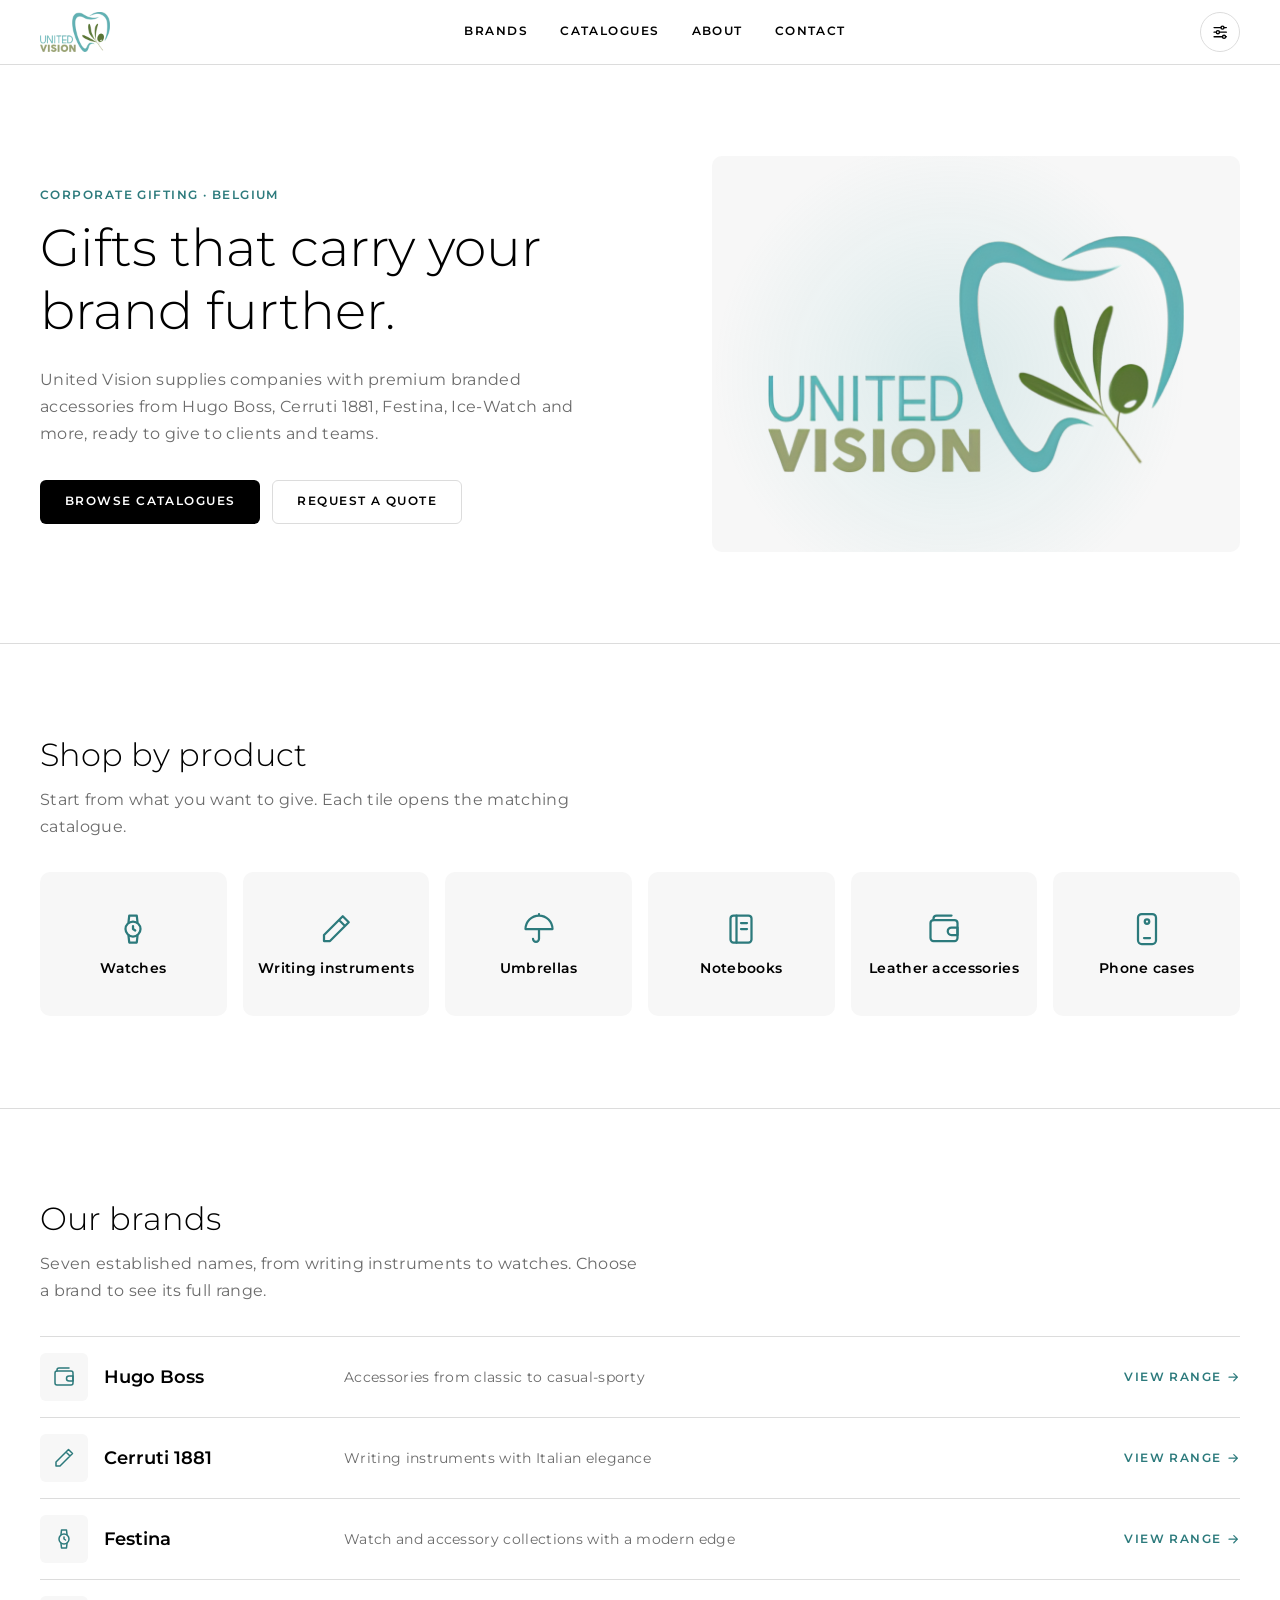
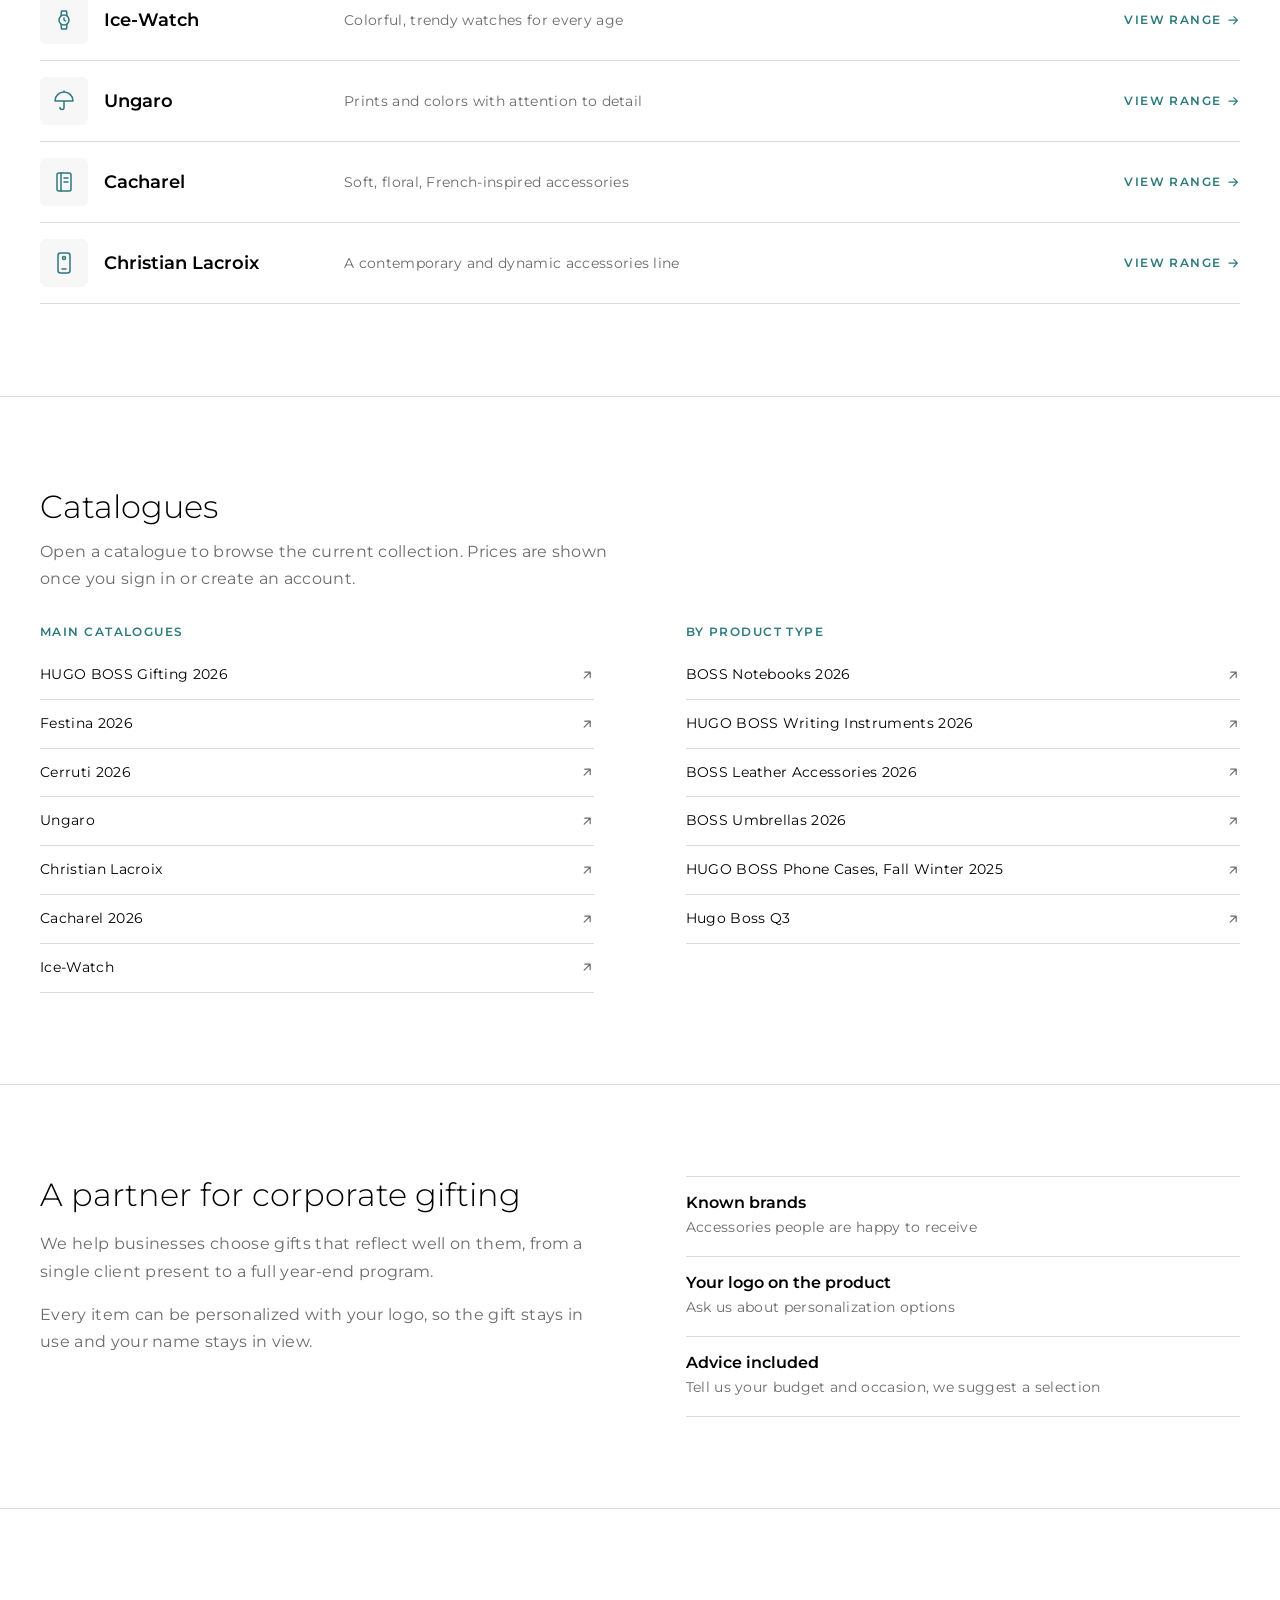
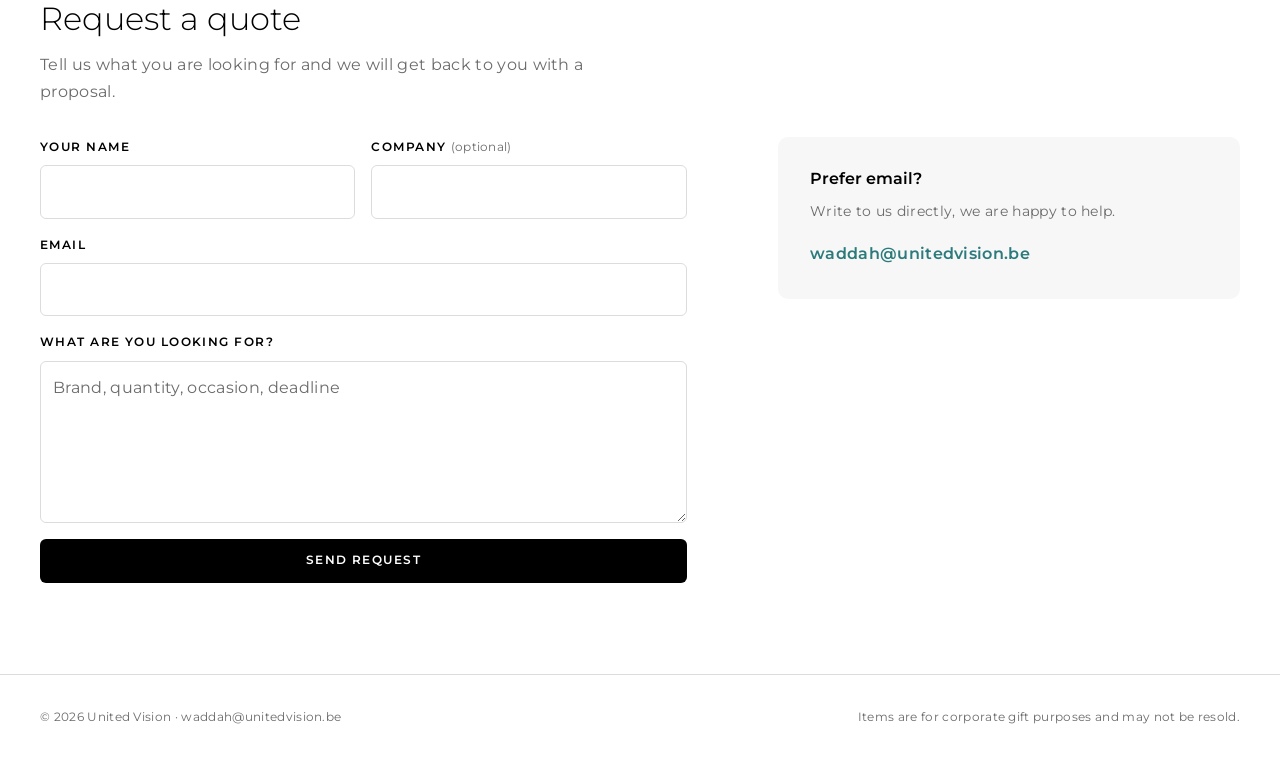
<file: index.html>
<!doctype html>
<html lang="en">
<head>
  <meta charset="utf-8">
  <meta name="viewport" content="width=device-width, initial-scale=1">
  <title>United Vision | Corporate gifts and branded accessories</title>
  <meta name="description" content="United Vision supplies companies in Belgium with premium branded accessories from Hugo Boss, Cerruti 1881, Festina, Ice-Watch and more, personalized with your logo.">
  <link rel="canonical" href="https://unitedvision.be/">
  <meta name="theme-color" content="#ffffff">

  <!-- Set theme before first paint to avoid a flash of the wrong colors -->
  <script>
    (function () {
      var pref = null;
      try { pref = localStorage.getItem("uv-theme"); } catch (e) {}
      var dark = pref === "dark" || (pref !== "light" && window.matchMedia("(prefers-color-scheme: dark)").matches);
      document.documentElement.setAttribute("data-theme", dark ? "dark" : "light");
    })();
  </script>

  <!-- Social sharing -->
  <meta property="og:type" content="website">
  <meta property="og:site_name" content="United Vision">
  <meta property="og:title" content="United Vision | Corporate gifts and branded accessories">
  <meta property="og:description" content="Premium branded accessories from Hugo Boss, Cerruti 1881, Festina, Ice-Watch and more, personalized with your logo.">
  <meta property="og:url" content="https://unitedvision.be/">
  <meta property="og:image" content="https://unitedvision.be/assets/img/og-image.png">
  <meta property="og:image:width" content="1200">
  <meta property="og:image:height" content="630">
  <meta property="og:locale" content="en_GB">
  <meta property="og:locale:alternate" content="nl_BE">
  <meta name="twitter:card" content="summary_large_image">

  <!-- Icons -->
  <link rel="icon" href="/assets/img/favicon-32.png" sizes="32x32" type="image/png">
  <link rel="icon" href="/assets/img/favicon-192.png" sizes="192x192" type="image/png">
  <link rel="apple-touch-icon" href="/assets/img/apple-touch-icon.png">

  <!-- Fonts (same family as the B2B shop) -->
  <link rel="preconnect" href="https://fonts.googleapis.com">
  <link rel="preconnect" href="https://fonts.gstatic.com" crossorigin>
  <link rel="stylesheet" href="https://fonts.googleapis.com/css2?family=Montserrat:wght@300;400;600;700&display=swap">

  <link rel="stylesheet" href="/assets/css/tokens.css">
  <link rel="stylesheet" href="/assets/css/base.css">
  <link rel="stylesheet" href="/assets/css/components.css">

  <script type="application/ld+json">
  {
    "@context": "https://schema.org",
    "@type": "Organization",
    "name": "United Vision",
    "url": "https://unitedvision.be/",
    "logo": "https://unitedvision.be/assets/img/logo.png",
    "email": "waddah@unitedvision.be",
    "description": "Corporate gifts and branded accessories from Hugo Boss, Cerruti 1881, Festina, Ice-Watch, Ungaro, Cacharel and Christian Lacroix.",
    "areaServed": "BE"
  }
  </script>

  <script src="/assets/js/i18n.js" defer></script>
  <script src="/assets/js/main.js" defer></script>
</head>
<body>
  <!-- Icon symbols, referenced below with <use href="#..."> -->
  <svg width="0" height="0" style="position:absolute" aria-hidden="true" focusable="false">

    <symbol id="i-watch" viewBox="0 0 24 24" fill="none" stroke="currentColor" stroke-width="1.5" stroke-linecap="round" stroke-linejoin="round"><circle cx="12" cy="12" r="5"/><path d="M9 7.5 9.5 3h5l.5 4.5M9 16.5l.5 4.5h5l.5-4.5M12 10v2l1.5 1"/></symbol>
    <symbol id="i-pen" viewBox="0 0 24 24" fill="none" stroke="currentColor" stroke-width="1.5" stroke-linecap="round" stroke-linejoin="round"><path d="M16.5 3.5l4 4L8 20H4v-4L16.5 3.5zM14 6l4 4"/></symbol>
    <symbol id="i-umbrella" viewBox="0 0 24 24" fill="none" stroke="currentColor" stroke-width="1.5" stroke-linecap="round" stroke-linejoin="round"><path d="M12 3a9 9 0 0 0-9 9h18a9 9 0 0 0-9-9zM12 12v6.5a2 2 0 0 1-4 0M12 2v1"/></symbol>
    <symbol id="i-notebook" viewBox="0 0 24 24" fill="none" stroke="currentColor" stroke-width="1.5" stroke-linecap="round" stroke-linejoin="round"><rect x="5" y="3" width="14" height="18" rx="2"/><path d="M9 3v18M12 8h4M12 12h4"/></symbol>
    <symbol id="i-wallet" viewBox="0 0 24 24" fill="none" stroke="currentColor" stroke-width="1.5" stroke-linecap="round" stroke-linejoin="round"><rect x="3" y="6" width="18" height="14" rx="2"/><path d="M5 6V5a2 2 0 0 1 2-2h10M17 11h4v5h-4a2.5 2.5 0 0 1 0-5z"/></symbol>
    <symbol id="i-phone" viewBox="0 0 24 24" fill="none" stroke="currentColor" stroke-width="1.5" stroke-linecap="round" stroke-linejoin="round"><rect x="6" y="2" width="12" height="20" rx="2.5"/><circle cx="12" cy="7" r="1.5"/><path d="M10 18h4"/></symbol>
    <symbol id="i-arrow" viewBox="0 0 24 24" fill="none" stroke="currentColor" stroke-width="2" stroke-linecap="round" stroke-linejoin="round"><path d="M5 12h14M13 6l6 6-6 6"/></symbol>
    <symbol id="i-external" viewBox="0 0 24 24" fill="none" stroke="currentColor" stroke-width="2" stroke-linecap="round" stroke-linejoin="round"><path d="M7 17 17 7M8 7h9v9"/></symbol>
    <symbol id="i-settings" viewBox="0 0 24 24" fill="none" stroke="currentColor" stroke-width="1.75" stroke-linecap="round" stroke-linejoin="round"><path d="M4 6h9M17 6h3M4 12h3M11 12h9M4 18h11M19 18h1"/><circle cx="15" cy="6" r="2"/><circle cx="9" cy="12" r="2"/><circle cx="17" cy="18" r="2"/></symbol>
    <symbol id="i-menu" viewBox="0 0 24 24" fill="none" stroke="currentColor" stroke-width="1.75" stroke-linecap="round"><path d="M4 7h16M4 12h16M4 17h16"/></symbol>
    <symbol id="i-close" viewBox="0 0 24 24" fill="none" stroke="currentColor" stroke-width="1.75" stroke-linecap="round"><path d="M6 6l12 12M18 6 6 18"/></symbol>
    <symbol id="i-mail" viewBox="0 0 24 24" fill="none" stroke="currentColor" stroke-width="1.5" stroke-linecap="round" stroke-linejoin="round"><rect x="3" y="5" width="18" height="14" rx="2"/><path d="m3 7 9 6 9-6"/></symbol>
  </svg>

  <a class="skip-link" href="#main" data-i18n="a11y.skip">Skip to content</a>

  <!-- Header -------------------------------------------------------------->
  <header class="site-header">
    <div class="container site-header__inner">
      <a class="logo" href="/" aria-label="United Vision home" data-i18n-attr="aria-label:a11y.home">
        <img src="/assets/img/logo.png" width="840" height="478" alt="">
      </a>

      <nav class="site-nav" id="site-nav" aria-label="Main">
        <ul role="list">
          <li><a href="#brands" data-i18n="nav.brands">Brands</a></li>
          <li><a href="#catalogues" data-i18n="nav.catalogues">Catalogues</a></li>
          <li><a href="#about" data-i18n="nav.about">About</a></li>
          <li><a href="#quote" data-i18n="nav.contact">Contact</a></li>
        </ul>
      </nav>

      <div class="site-header__actions">
        <div class="settings">
          <button class="icon-btn settings__toggle" type="button" aria-expanded="false" aria-controls="settings-panel"
                  aria-label="Settings" data-i18n-attr="aria-label:a11y.settings">
            <svg aria-hidden="true"><use href="#i-settings"/></svg>
          </button>
          <div class="settings__panel" id="settings-panel" hidden>
            <fieldset class="settings__group">
              <legend data-i18n="settings.theme">Theme</legend>
              <div class="segmented">
                <label><input type="radio" name="theme" value="light"><span data-i18n="settings.light">Light</span></label>
                <label><input type="radio" name="theme" value="dark"><span data-i18n="settings.dark">Dark</span></label>
                <label><input type="radio" name="theme" value="system" checked><span data-i18n="settings.system">Auto</span></label>
              </div>
            </fieldset>
            <fieldset class="settings__group">
              <legend data-i18n="settings.language">Language</legend>
              <div class="segmented">
                <label><input type="radio" name="lang" value="en" checked><span lang="en">English</span></label>
                <label><input type="radio" name="lang" value="nl"><span lang="nl">Nederlands</span></label>
              </div>
            </fieldset>
          </div>
        </div>

        <button class="icon-btn menu-toggle" type="button" aria-expanded="false" aria-controls="site-nav"
                aria-label="Menu" data-i18n-attr="aria-label:a11y.menu">
          <svg class="icon-open" aria-hidden="true"><use href="#i-menu"/></svg>
          <svg class="icon-close" aria-hidden="true"><use href="#i-close"/></svg>
        </button>
      </div>
    </div>
  </header>

  <main id="main">
    <!-- Hero ------------------------------------------------------------->
    <section class="hero">
      <div class="container hero__inner">
        <div>
          <span class="eyebrow" data-i18n="hero.eyebrow">Corporate gifting · Belgium</span>
          <h1 data-i18n="hero.title">Gifts that carry your brand further.</h1>
          <p class="hero__lead" data-i18n="hero.lead">United Vision supplies companies with premium branded accessories from Hugo Boss, Cerruti 1881, Festina, Ice-Watch and more, ready to give to clients and teams.</p>
          <div class="hero__actions">
            <a class="btn btn--primary" href="#catalogues" data-i18n="hero.browse">Browse catalogues</a>
            <a class="btn btn--outline" href="#quote" data-i18n="hero.quote">Request a quote</a>
          </div>
        </div>
        <div class="hero__visual">
          <img src="/assets/img/logo.png" width="840" height="478" alt="United Vision logo">
        </div>
      </div>
    </section>

    <!-- Shop by product -------------------------------------------------->
    <section class="section" id="products" aria-labelledby="products-title">
      <div class="container">
        <div class="section__head">
          <h2 id="products-title" data-i18n="products.title">Shop by product</h2>
          <p data-i18n="products.lead">Start from what you want to give. Each tile opens the matching catalogue.</p>
        </div>
        <ul class="tiles" role="list">
          <li><a class="tile" href="https://unitedvision.b2b.gift/en/catalogue/icewatch?ref=2e7b22cbbe36ef7b" target="_blank" rel="noopener"><svg aria-hidden="true"><use href="#i-watch"/></svg><span data-i18n="products.watches">Watches</span></a></li>
          <li><a class="tile" href="https://unitedvision.b2b.gift/en/catalogue/hbwriting?ref=2e7b22cbbe36ef7b" target="_blank" rel="noopener"><svg aria-hidden="true"><use href="#i-pen"/></svg><span data-i18n="products.writing">Writing instruments</span></a></li>
          <li><a class="tile" href="https://unitedvision.b2b.gift/en/catalogue/hbumbrellas?ref=2e7b22cbbe36ef7b" target="_blank" rel="noopener"><svg aria-hidden="true"><use href="#i-umbrella"/></svg><span data-i18n="products.umbrellas">Umbrellas</span></a></li>
          <li><a class="tile" href="https://unitedvision.b2b.gift/en/catalogue/hbnb?ref=2e7b22cbbe36ef7b" target="_blank" rel="noopener"><svg aria-hidden="true"><use href="#i-notebook"/></svg><span data-i18n="products.notebooks">Notebooks</span></a></li>
          <li><a class="tile" href="https://unitedvision.b2b.gift/en/catalogue/hbslg?ref=2e7b22cbbe36ef7b" target="_blank" rel="noopener"><svg aria-hidden="true"><use href="#i-wallet"/></svg><span data-i18n="products.leather">Leather accessories</span></a></li>
          <li><a class="tile" href="https://unitedvision.b2b.gift/en/catalogue/boss-phone-cases?ref=2e7b22cbbe36ef7b" target="_blank" rel="noopener"><svg aria-hidden="true"><use href="#i-phone"/></svg><span data-i18n="products.phone">Phone cases</span></a></li>
        </ul>
      </div>
    </section>

    <!-- Brands ----------------------------------------------------------->
    <section class="section" id="brands" aria-labelledby="brands-title">
      <div class="container">
        <div class="section__head">
          <h2 id="brands-title" data-i18n="brands.title">Our brands</h2>
          <p data-i18n="brands.lead">Seven established names, from writing instruments to watches. Choose a brand to see its full range.</p>
        </div>
        <ul class="brand-list" role="list">
          <li class="brand">
            <span class="brand__icon"><svg aria-hidden="true"><use href="#i-wallet"/></svg></span>
            <h3 class="brand__name">Hugo Boss</h3>
            <p class="brand__desc" data-i18n="brands.hugoboss">Accessories from classic to casual-sporty</p>
            <a class="text-link brand__link" href="https://unitedvision.b2b.gift/en/brand/hugo-boss?ref=2e7b22cbbe36ef7b" target="_blank" rel="noopener"><span data-i18n="brands.view">View range</span><svg aria-hidden="true"><use href="#i-arrow"/></svg></a>
          </li>
          <li class="brand">
            <span class="brand__icon"><svg aria-hidden="true"><use href="#i-pen"/></svg></span>
            <h3 class="brand__name">Cerruti 1881</h3>
            <p class="brand__desc" data-i18n="brands.cerruti">Writing instruments with Italian elegance</p>
            <a class="text-link brand__link" href="https://unitedvision.b2b.gift/en/brand/cerruti-1881?ref=2e7b22cbbe36ef7b" target="_blank" rel="noopener"><span data-i18n="brands.view">View range</span><svg aria-hidden="true"><use href="#i-arrow"/></svg></a>
          </li>
          <li class="brand">
            <span class="brand__icon"><svg aria-hidden="true"><use href="#i-watch"/></svg></span>
            <h3 class="brand__name">Festina</h3>
            <p class="brand__desc" data-i18n="brands.festina">Watch and accessory collections with a modern edge</p>
            <a class="text-link brand__link" href="https://unitedvision.b2b.gift/en/brand/festina?ref=2e7b22cbbe36ef7b" target="_blank" rel="noopener"><span data-i18n="brands.view">View range</span><svg aria-hidden="true"><use href="#i-arrow"/></svg></a>
          </li>
          <li class="brand">
            <span class="brand__icon"><svg aria-hidden="true"><use href="#i-watch"/></svg></span>
            <h3 class="brand__name">Ice-Watch</h3>
            <p class="brand__desc" data-i18n="brands.icewatch">Colorful, trendy watches for every age</p>
            <a class="text-link brand__link" href="https://unitedvision.b2b.gift/en/brand/ice-watch?ref=2e7b22cbbe36ef7b" target="_blank" rel="noopener"><span data-i18n="brands.view">View range</span><svg aria-hidden="true"><use href="#i-arrow"/></svg></a>
          </li>
          <li class="brand">
            <span class="brand__icon"><svg aria-hidden="true"><use href="#i-umbrella"/></svg></span>
            <h3 class="brand__name">Ungaro</h3>
            <p class="brand__desc" data-i18n="brands.ungaro">Prints and colors with attention to detail</p>
            <a class="text-link brand__link" href="https://unitedvision.b2b.gift/en/brand/ungaro?ref=2e7b22cbbe36ef7b" target="_blank" rel="noopener"><span data-i18n="brands.view">View range</span><svg aria-hidden="true"><use href="#i-arrow"/></svg></a>
          </li>
          <li class="brand">
            <span class="brand__icon"><svg aria-hidden="true"><use href="#i-notebook"/></svg></span>
            <h3 class="brand__name">Cacharel</h3>
            <p class="brand__desc" data-i18n="brands.cacharel">Soft, floral, French-inspired accessories</p>
            <a class="text-link brand__link" href="https://unitedvision.b2b.gift/en/brand/cacharel?ref=2e7b22cbbe36ef7b" target="_blank" rel="noopener"><span data-i18n="brands.view">View range</span><svg aria-hidden="true"><use href="#i-arrow"/></svg></a>
          </li>
          <li class="brand">
            <span class="brand__icon"><svg aria-hidden="true"><use href="#i-phone"/></svg></span>
            <h3 class="brand__name">Christian Lacroix</h3>
            <p class="brand__desc" data-i18n="brands.lacroix">A contemporary and dynamic accessories line</p>
            <a class="text-link brand__link" href="https://unitedvision.b2b.gift/en/brand/christian-lacroix?ref=2e7b22cbbe36ef7b" target="_blank" rel="noopener"><span data-i18n="brands.view">View range</span><svg aria-hidden="true"><use href="#i-arrow"/></svg></a>
          </li>
        </ul>
      </div>
    </section>

    <!-- Catalogues ------------------------------------------------------->
    <section class="section" id="catalogues" aria-labelledby="catalogues-title">
      <div class="container">
        <div class="section__head">
          <h2 id="catalogues-title" data-i18n="catalogues.title">Catalogues</h2>
          <p data-i18n="catalogues.lead">Open a catalogue to browse the current collection. Prices are shown once you sign in or create an account.</p>
        </div>
        <div class="catalogues">
          <div>
            <h3 class="eyebrow" data-i18n="catalogues.main">Main catalogues</h3>
            <ul class="catalogue-list" role="list">
              <li><a href="https://unitedvision.b2b.gift/en/catalogue/hb?ref=2e7b22cbbe36ef7b" target="_blank" rel="noopener">HUGO BOSS Gifting 2026<svg aria-hidden="true"><use href="#i-external"/></svg></a></li>
              <li><a href="https://unitedvision.b2b.gift/en/catalogue/festina?ref=2e7b22cbbe36ef7b" target="_blank" rel="noopener">Festina 2026<svg aria-hidden="true"><use href="#i-external"/></svg></a></li>
              <li><a href="https://unitedvision.b2b.gift/en/catalogue/cerruti?ref=2e7b22cbbe36ef7b" target="_blank" rel="noopener">Cerruti 2026<svg aria-hidden="true"><use href="#i-external"/></svg></a></li>
              <li><a href="https://unitedvision.b2b.gift/en/catalogue/ungaro?ref=2e7b22cbbe36ef7b" target="_blank" rel="noopener">Ungaro<svg aria-hidden="true"><use href="#i-external"/></svg></a></li>
              <li><a href="https://unitedvision.b2b.gift/en/catalogue/lacroix?ref=2e7b22cbbe36ef7b" target="_blank" rel="noopener">Christian Lacroix<svg aria-hidden="true"><use href="#i-external"/></svg></a></li>
              <li><a href="https://unitedvision.b2b.gift/en/catalogue/cacharel?ref=2e7b22cbbe36ef7b" target="_blank" rel="noopener">Cacharel 2026<svg aria-hidden="true"><use href="#i-external"/></svg></a></li>
              <li><a href="https://unitedvision.b2b.gift/en/catalogue/icewatch?ref=2e7b22cbbe36ef7b" target="_blank" rel="noopener">Ice-Watch<svg aria-hidden="true"><use href="#i-external"/></svg></a></li>
            </ul>
          </div>
          <div>
            <h3 class="eyebrow" data-i18n="catalogues.byType">By product type</h3>
            <ul class="catalogue-list" role="list">
              <li><a href="https://unitedvision.b2b.gift/en/catalogue/hbnb?ref=2e7b22cbbe36ef7b" target="_blank" rel="noopener">BOSS Notebooks 2026<svg aria-hidden="true"><use href="#i-external"/></svg></a></li>
              <li><a href="https://unitedvision.b2b.gift/en/catalogue/hbwriting?ref=2e7b22cbbe36ef7b" target="_blank" rel="noopener">HUGO BOSS Writing Instruments 2026<svg aria-hidden="true"><use href="#i-external"/></svg></a></li>
              <li><a href="https://unitedvision.b2b.gift/en/catalogue/hbslg?ref=2e7b22cbbe36ef7b" target="_blank" rel="noopener">BOSS Leather Accessories 2026<svg aria-hidden="true"><use href="#i-external"/></svg></a></li>
              <li><a href="https://unitedvision.b2b.gift/en/catalogue/hbumbrellas?ref=2e7b22cbbe36ef7b" target="_blank" rel="noopener">BOSS Umbrellas 2026<svg aria-hidden="true"><use href="#i-external"/></svg></a></li>
              <li><a href="https://unitedvision.b2b.gift/en/catalogue/boss-phone-cases?ref=2e7b22cbbe36ef7b" target="_blank" rel="noopener">HUGO BOSS Phone Cases, Fall Winter 2025<svg aria-hidden="true"><use href="#i-external"/></svg></a></li>
              <li><a href="https://unitedvision.b2b.gift/en/catalogue/hugo-boss-q3?ref=2e7b22cbbe36ef7b" target="_blank" rel="noopener">Hugo Boss Q3<svg aria-hidden="true"><use href="#i-external"/></svg></a></li>
            </ul>
          </div>
        </div>
      </div>
    </section>

    <!-- About ------------------------------------------------------------>
    <section class="section" id="about" aria-labelledby="about-title">
      <div class="container about">
        <div class="about__text">
          <h2 id="about-title" data-i18n="about.title">A partner for corporate gifting</h2>
          <p data-i18n="about.p1">We help businesses choose gifts that reflect well on them, from a single client present to a full year-end program.</p>
          <p data-i18n="about.p2">Every item can be personalized with your logo, so the gift stays in use and your name stays in view.</p>
        </div>
        <ul class="features" role="list">
          <li class="feature">
            <h3 data-i18n="about.f1.title">Known brands</h3>
            <p data-i18n="about.f1.text">Accessories people are happy to receive</p>
          </li>
          <li class="feature">
            <h3 data-i18n="about.f2.title">Your logo on the product</h3>
            <p data-i18n="about.f2.text">Ask us about personalization options</p>
          </li>
          <li class="feature">
            <h3 data-i18n="about.f3.title">Advice included</h3>
            <p data-i18n="about.f3.text">Tell us your budget and occasion, we suggest a selection</p>
          </li>
        </ul>
      </div>
    </section>

    <!-- Quote ------------------------------------------------------------>
    <section class="section" id="quote" aria-labelledby="quote-title">
      <div class="container">
        <div class="section__head">
          <h2 id="quote-title" data-i18n="quote.title">Request a quote</h2>
          <p data-i18n="quote.lead">Tell us what you are looking for and we will get back to you with a proposal.</p>
        </div>

        <div class="quote">
          <!-- Without JavaScript the form posts directly to FormSubmit and returns to ?sent=1 -->
          <form class="form" id="quote-form" action="https://formsubmit.co/waddah@unitedvision.be" method="POST">
            <input type="hidden" name="_subject" value="New quote request from unitedvision.be">
            <input type="hidden" name="_template" value="table">
            <input type="hidden" name="_captcha" value="false">
            <input type="hidden" name="_next" value="https://unitedvision.be/?sent=1#quote">
            <div class="form__honeypot" aria-hidden="true">
              <label>Leave empty <input type="text" name="_honey" tabindex="-1" autocomplete="off"></label>
            </div>

            <div class="form__row">
              <div class="field">
                <label for="q-name" data-i18n="quote.name">Your name</label>
                <input id="q-name" name="name" type="text" autocomplete="name" required aria-describedby="q-name-error">
                <p class="field__error" id="q-name-error" aria-live="polite"></p>
              </div>
              <div class="field">
                <label for="q-company"><span data-i18n="quote.company">Company</span> <span class="optional" data-i18n="quote.optional">(optional)</span></label>
                <input id="q-company" name="company" type="text" autocomplete="organization">
              </div>
            </div>

            <div class="field">
              <label for="q-email" data-i18n="quote.email">Email</label>
              <input id="q-email" name="email" type="email" autocomplete="email" inputmode="email" required aria-describedby="q-email-error">
              <p class="field__error" id="q-email-error" aria-live="polite"></p>
            </div>

            <div class="field">
              <label for="q-message" data-i18n="quote.message">What are you looking for?</label>
              <textarea id="q-message" name="message" rows="5" required placeholder="Brand, quantity, occasion, deadline"
                        data-i18n-attr="placeholder:quote.placeholder" aria-describedby="q-message-error"></textarea>
              <p class="field__error" id="q-message-error" aria-live="polite"></p>
            </div>

            <p class="form__status" role="status" tabindex="-1"></p>

            <button class="btn btn--primary btn--block" type="submit" data-i18n="quote.submit">Send request</button>
          </form>

          <aside class="contact-card">
            <h3 data-i18n="quote.contactTitle">Prefer email?</h3>
            <p data-i18n="quote.contactText">Write to us directly, we are happy to help.</p>
            <a href="mailto:waddah@unitedvision.be">waddah@unitedvision.be</a>
          </aside>
        </div>
      </div>
    </section>
  </main>

  <!-- Footer -------------------------------------------------------------->
  <footer class="site-footer">
    <div class="container site-footer__inner">
      <p>&copy; <span id="year">2026</span> <span data-i18n="footer.rights">United Vision</span> · <a href="mailto:waddah@unitedvision.be">waddah@unitedvision.be</a></p>
      <p data-i18n="footer.note">Items are for corporate gift purposes and may not be resold.</p>
    </div>
  </footer>
</body>
</html>
</file>
<file: assets/css/tokens.css>
/* ==========================================================================
   Design tokens
   Mirrors the look of the United Vision B2B shop (unitedvision.b2b.gift):
   Montserrat, black primary buttons, soft grey surfaces, 6px radius.
   Light is the default; dark is applied via <html data-theme="dark">.
   ========================================================================== */

:root {
  /* Typography */
  --font-family: "Montserrat", system-ui, -apple-system, "Segoe UI", Roboto, sans-serif;
  --font-weight-light: 300;
  --font-weight-normal: 400;
  --font-weight-semi-bold: 600;
  --font-weight-bold: 700;
  --letter-spacing: 0.02em;
  --letter-spacing-label: 0.12em;

  --text-xs: 0.75rem;   /* 12px */
  --text-sm: 0.875rem;  /* 14px */
  --text-md: 1rem;      /* 16px */
  --text-lg: 1.125rem;  /* 18px */
  --text-xl: clamp(1.5rem, 1.2rem + 1.2vw, 2rem);
  --text-2xl: clamp(2rem, 1.4rem + 2.6vw, 3.25rem);

  /* Spacing & layout */
  --space-1: 0.25rem;
  --space-2: 0.5rem;
  --space-3: 0.75rem;
  --space-4: 1rem;
  --space-5: 1.5rem;
  --space-6: 2rem;
  --space-7: 3rem;
  --space-8: clamp(3.5rem, 2.5rem + 4vw, 6rem);

  --max-width: 1200px;
  --gutter: clamp(1rem, 0.5rem + 2vw, 2rem);
  --header-height: 4rem;

  --radius: 6px;
  --radius-lg: 10px;
  --radius-pill: 999px;

  --transition: 160ms ease;

  /* Brand (from the logo) */
  --brand-teal: #5bb0b2;
  --brand-olive: #6b8a3c;
  --brand-khaki: #a3a073;

  /* Light theme (default) */
  --color-bg: #ffffff;
  --color-surface: #f7f7f7;
  --color-surface-hover: #efefef;
  --color-border: #dcdcdc;
  --color-text: #333333;
  --color-text-muted: #6b6b6b;
  --color-title: #000000;
  --color-primary: #000000;
  --color-primary-hover: #585857;
  --color-on-primary: #ffffff;
  --color-accent: #2c7a7c;
  --color-highlight: #d2e6d6;
  --color-highlight-text: #258a3e;
  --color-danger: #c0392b;
  --color-focus: #2c7a7c;
  --color-header-bg: rgba(255, 255, 255, 0.92);
  --shadow: 0 10px 40px rgba(0, 0, 0, 0.12);

  color-scheme: light;
}

:root[data-theme="dark"] {
  --color-bg: #0e1516;
  --color-surface: #152022;
  --color-surface-hover: #1b292c;
  --color-border: #27363a;
  --color-text: #d3dbdb;
  --color-text-muted: #9aa8a9;
  --color-title: #ffffff;
  --color-primary: #ffffff;
  --color-primary-hover: #d6d6d6;
  --color-on-primary: #000000;
  --color-accent: #5bb0b2;
  --color-highlight: #1d3a2f;
  --color-highlight-text: #8fd3a0;
  --color-danger: #ff8a80;
  --color-focus: #5bb0b2;
  --color-header-bg: rgba(14, 21, 22, 0.9);
  --shadow: 0 10px 40px rgba(0, 0, 0, 0.5);

  color-scheme: dark;
}
</file>
<file: assets/css/base.css>
/* ==========================================================================
   Base: reset, typography, layout primitives
   ========================================================================== */

*,
*::before,
*::after {
  box-sizing: border-box;
}

* {
  margin: 0;
}

html {
  -webkit-text-size-adjust: 100%;
  text-size-adjust: 100%;
  scroll-behavior: smooth;
  scroll-padding-top: calc(var(--header-height) + var(--space-4));
}

body {
  min-height: 100vh;
  font-family: var(--font-family);
  font-size: var(--text-md);
  font-weight: var(--font-weight-normal);
  line-height: 1.7;
  letter-spacing: var(--letter-spacing);
  color: var(--color-text);
  background-color: var(--color-bg);
  -webkit-font-smoothing: antialiased;
  transition: background-color var(--transition), color var(--transition);
  overflow-x: hidden;
}

img,
svg {
  display: block;
  max-width: 100%;
}

input,
textarea,
button,
select {
  font: inherit;
  letter-spacing: inherit;
  color: inherit;
}

button {
  cursor: pointer;
}

a {
  color: inherit;
  text-decoration: none;
}

h1,
h2,
h3 {
  color: var(--color-title);
  line-height: 1.2;
  letter-spacing: 0;
  overflow-wrap: break-word;
}

h1 {
  font-size: var(--text-2xl);
  font-weight: var(--font-weight-light);
}

h2 {
  font-size: var(--text-xl);
  font-weight: var(--font-weight-light);
}

h3 {
  font-size: var(--text-md);
  font-weight: var(--font-weight-semi-bold);
}

ul[role="list"] {
  list-style: none;
  padding: 0;
}

:focus-visible {
  outline: 2px solid var(--color-focus);
  outline-offset: 3px;
  border-radius: 2px;
}

::selection {
  background: var(--color-highlight);
  color: var(--color-title);
}

/* Layout ----------------------------------------------------------------- */

.container {
  width: 100%;
  max-width: calc(var(--max-width) + 2 * var(--gutter));
  margin-inline: auto;
  padding-inline: var(--gutter);
}

.section {
  padding-block: var(--space-8);
  border-top: 1px solid var(--color-border);
}

.section__head {
  max-width: 38rem;
  margin-bottom: var(--space-6);
}

.section__head p {
  margin-top: var(--space-3);
  color: var(--color-text-muted);
}

.eyebrow {
  display: block;
  margin-bottom: var(--space-3);
  font-size: var(--text-xs);
  font-weight: var(--font-weight-semi-bold);
  letter-spacing: var(--letter-spacing-label);
  text-transform: uppercase;
  color: var(--color-accent);
}

/* Utilities --------------------------------------------------------------- */

.visually-hidden {
  position: absolute !important;
  width: 1px;
  height: 1px;
  padding: 0;
  margin: -1px;
  overflow: hidden;
  clip: rect(0, 0, 0, 0);
  white-space: nowrap;
  border: 0;
}

.skip-link {
  position: absolute;
  top: var(--space-2);
  left: var(--space-2);
  z-index: 100;
  padding: var(--space-2) var(--space-4);
  background: var(--color-primary);
  color: var(--color-on-primary);
  border-radius: var(--radius);
  transform: translateY(-200%);
  transition: transform var(--transition);
}

.skip-link:focus {
  transform: translateY(0);
}

@media (prefers-reduced-motion: reduce) {
  html {
    scroll-behavior: auto;
  }

  *,
  *::before,
  *::after {
    animation-duration: 0.01ms !important;
    transition-duration: 0.01ms !important;
  }
}
</file>
<file: assets/css/components.css>
/* ==========================================================================
   Components
   Mobile-first: base styles target phones, min-width queries add the
   tablet / laptop layouts (breakpoints: 600px, 900px).
   ========================================================================== */

/* Logo -------------------------------------------------------------------- */

.logo {
  display: inline-flex;
  align-items: center;
}

.logo img {
  width: auto;
  height: 2.5rem;
}

/* Buttons ----------------------------------------------------------------- */

.btn {
  display: inline-flex;
  align-items: center;
  justify-content: center;
  gap: var(--space-2);
  min-height: 2.75rem;
  padding: var(--space-2) var(--space-5);
  border: 1px solid transparent;
  border-radius: var(--radius);
  font-size: var(--text-xs);
  font-weight: var(--font-weight-semi-bold);
  letter-spacing: var(--letter-spacing-label);
  text-transform: uppercase;
  white-space: nowrap;
  transition: background-color var(--transition), border-color var(--transition), color var(--transition);
}

.btn--primary {
  background: var(--color-primary);
  color: var(--color-on-primary);
}

.btn--primary:hover {
  background: var(--color-primary-hover);
}

.btn--outline {
  border-color: var(--color-border);
  color: var(--color-title);
}

.btn--outline:hover {
  border-color: var(--color-title);
}

.btn--block {
  width: 100%;
}

.btn[disabled] {
  opacity: 0.6;
  cursor: progress;
}

.icon-btn {
  display: inline-grid;
  place-items: center;
  width: 2.5rem;
  height: 2.5rem;
  border: 1px solid var(--color-border);
  border-radius: var(--radius-pill);
  background: transparent;
  color: var(--color-title);
  transition: border-color var(--transition), background-color var(--transition);
}

.icon-btn:hover,
.icon-btn[aria-expanded="true"] {
  border-color: var(--color-title);
}

.icon-btn svg {
  width: 1.15rem;
  height: 1.15rem;
}

/* Header ------------------------------------------------------------------ */

.site-header {
  position: sticky;
  top: 0;
  z-index: 50;
  background: var(--color-header-bg);
  backdrop-filter: saturate(180%) blur(12px);
  -webkit-backdrop-filter: saturate(180%) blur(12px);
  border-bottom: 1px solid var(--color-border);
}

.site-header__inner {
  display: flex;
  align-items: center;
  gap: var(--space-4);
  height: var(--header-height);
}

.site-header__actions {
  display: flex;
  align-items: center;
  gap: var(--space-2);
  margin-left: auto;
}

/* Mobile: nav is a drop-down panel under the header */
.site-nav {
  position: absolute;
  top: 100%;
  left: 0;
  right: 0;
  display: none;
  padding: var(--space-2) var(--gutter) var(--space-5);
  background: var(--color-bg);
  border-bottom: 1px solid var(--color-border);
  box-shadow: var(--shadow);
}

.site-nav.is-open {
  display: block;
}

.site-nav ul {
  display: flex;
  flex-direction: column;
}

.site-nav a {
  display: block;
  padding: var(--space-3) 0;
  font-size: var(--text-sm);
  font-weight: var(--font-weight-semi-bold);
  letter-spacing: var(--letter-spacing-label);
  text-transform: uppercase;
  color: var(--color-title);
  border-bottom: 1px solid var(--color-border);
}

.site-nav li:last-child a {
  border-bottom: 0;
}

.menu-toggle .icon-close {
  display: none;
}

.menu-toggle[aria-expanded="true"] .icon-open {
  display: none;
}

.menu-toggle[aria-expanded="true"] .icon-close {
  display: block;
}

@media (min-width: 900px) {
  .site-nav {
    position: static;
    display: block;
    margin-inline: auto;
    padding: 0;
    background: none;
    border: 0;
    box-shadow: none;
  }

  .site-nav ul {
    flex-direction: row;
    gap: var(--space-6);
  }

  .site-nav a {
    padding: var(--space-2) 0;
    font-size: var(--text-xs);
    border: 0;
    border-bottom: 1px solid transparent;
    transition: border-color var(--transition);
  }

  .site-nav a:hover {
    border-bottom-color: currentColor;
  }

  .site-header__actions {
    margin-left: 0;
  }

  .menu-toggle {
    display: none;
  }
}

/* Settings popover (theme + language) ------------------------------------- */

.settings {
  position: relative;
}

.settings__panel {
  position: absolute;
  top: calc(100% + var(--space-3));
  right: 0;
  width: min(18rem, calc(100vw - 2 * var(--gutter)));
  padding: var(--space-5);
  background: var(--color-bg);
  border: 1px solid var(--color-border);
  border-radius: var(--radius-lg);
  box-shadow: var(--shadow);
}

.settings__panel[hidden] {
  display: none;
}

.settings__group + .settings__group {
  margin-top: var(--space-5);
}

.settings__group legend {
  margin-bottom: var(--space-2);
  padding: 0;
  font-size: var(--text-xs);
  font-weight: var(--font-weight-semi-bold);
  letter-spacing: var(--letter-spacing-label);
  text-transform: uppercase;
  color: var(--color-text-muted);
}

.settings fieldset {
  border: 0;
  padding: 0;
  min-width: 0;
}

.segmented {
  display: grid;
  grid-auto-columns: 1fr;
  grid-auto-flow: column;
  padding: 3px;
  background: var(--color-surface);
  border-radius: var(--radius);
}

.segmented label {
  position: relative;
}

.segmented input {
  position: absolute;
  opacity: 0;
  pointer-events: none;
}

.segmented span {
  display: block;
  padding: var(--space-2) var(--space-1);
  border-radius: calc(var(--radius) - 2px);
  font-size: var(--text-xs);
  font-weight: var(--font-weight-semi-bold);
  text-align: center;
  color: var(--color-text-muted);
  cursor: pointer;
  transition: background-color var(--transition), color var(--transition);
}

.segmented input:checked + span {
  background: var(--color-bg);
  color: var(--color-title);
  box-shadow: 0 1px 3px rgba(0, 0, 0, 0.12);
}

.segmented input:focus-visible + span {
  outline: 2px solid var(--color-focus);
  outline-offset: 1px;
}

/* Hero -------------------------------------------------------------------- */

.hero {
  padding-block: var(--space-8);
}

.hero__inner {
  display: grid;
  gap: var(--space-7);
  align-items: center;
}

.hero__lead {
  max-width: 34rem;
  margin-top: var(--space-5);
  font-size: var(--text-md);
  color: var(--color-text-muted);
}

.hero__actions {
  display: flex;
  flex-wrap: wrap;
  gap: var(--space-3);
  margin-top: var(--space-6);
}

.hero__visual {
  display: grid;
  place-items: center;
  padding: var(--space-6);
  background:
    radial-gradient(circle at 45% 55%, color-mix(in srgb, var(--brand-teal) 18%, transparent), transparent 65%),
    var(--color-surface);
  border-radius: var(--radius-lg);
  aspect-ratio: 4 / 3;
}

.hero__visual img {
  width: min(100%, 26rem);
  height: auto;
}

@media (min-width: 900px) {
  .hero__inner {
    grid-template-columns: 1.1fr 1fr;
    gap: var(--space-8);
  }
}

/* Product tiles ----------------------------------------------------------- */

.tiles {
  display: grid;
  grid-template-columns: repeat(2, 1fr);
  gap: var(--space-3);
}

.tile {
  display: flex;
  flex-direction: column;
  align-items: center;
  justify-content: center;
  gap: var(--space-3);
  min-height: 9rem;
  padding: var(--space-5) var(--space-3);
  background: var(--color-surface);
  border: 1px solid transparent;
  border-radius: var(--radius-lg);
  font-size: var(--text-sm);
  font-weight: var(--font-weight-semi-bold);
  text-align: center;
  line-height: 1.3;
  color: var(--color-title);
  transition: border-color var(--transition), background-color var(--transition), transform var(--transition);
}

.tile svg {
  width: 2.25rem;
  height: 2.25rem;
  color: var(--color-accent);
}

.tile:hover {
  background: var(--color-surface-hover);
  border-color: var(--color-border);
  transform: translateY(-2px);
}

@media (min-width: 600px) {
  .tiles {
    grid-template-columns: repeat(3, 1fr);
    gap: var(--space-4);
  }
}

@media (min-width: 900px) {
  .tiles {
    grid-template-columns: repeat(6, 1fr);
  }
}

/* Brand list -------------------------------------------------------------- */

.brand-list {
  border-top: 1px solid var(--color-border);
}

.brand {
  display: grid;
  grid-template-columns: auto 1fr;
  grid-template-areas:
    "icon name"
    "icon desc"
    "icon link";
  column-gap: var(--space-4);
  row-gap: var(--space-1);
  align-items: center;
  padding: var(--space-5) 0;
  border-bottom: 1px solid var(--color-border);
}

.brand__icon {
  grid-area: icon;
  align-self: start;
  display: grid;
  place-items: center;
  width: 3rem;
  height: 3rem;
  background: var(--color-surface);
  border-radius: var(--radius);
  color: var(--color-accent);
}

.brand__icon svg {
  width: 1.5rem;
  height: 1.5rem;
}

.brand__name {
  grid-area: name;
  font-size: var(--text-lg);
}

.brand__desc {
  grid-area: desc;
  font-size: var(--text-sm);
  color: var(--color-text-muted);
}

.brand__link {
  grid-area: link;
  justify-self: start;
}

@media (min-width: 900px) {
  .brand {
    grid-template-columns: auto 14rem 1fr auto;
    grid-template-areas: "icon name desc link";
    padding: var(--space-4) 0;
  }

  .brand__icon {
    align-self: center;
  }
}

.text-link {
  display: inline-flex;
  align-items: center;
  gap: var(--space-1);
  font-size: var(--text-xs);
  font-weight: var(--font-weight-semi-bold);
  letter-spacing: var(--letter-spacing-label);
  text-transform: uppercase;
  color: var(--color-accent);
}

.text-link svg {
  width: 0.9rem;
  height: 0.9rem;
  transition: transform var(--transition);
}

.text-link:hover svg {
  transform: translateX(3px);
}

/* Catalogues -------------------------------------------------------------- */

.catalogues {
  display: grid;
  gap: var(--space-7);
}

.catalogue-list a {
  display: flex;
  align-items: center;
  justify-content: space-between;
  gap: var(--space-4);
  padding: var(--space-3) 0;
  border-bottom: 1px solid var(--color-border);
  font-size: var(--text-sm);
  color: var(--color-title);
  transition: color var(--transition), padding var(--transition);
}

.catalogue-list a svg {
  flex: none;
  width: 0.9rem;
  height: 0.9rem;
  color: var(--color-text-muted);
}

.catalogue-list a:hover {
  color: var(--color-accent);
  padding-left: var(--space-2);
}

@media (min-width: 900px) {
  .catalogues {
    grid-template-columns: 1fr 1fr;
    gap: var(--space-8);
  }
}

/* About / partner --------------------------------------------------------- */

.about {
  display: grid;
  gap: var(--space-7);
}

.about__text p {
  margin-top: var(--space-4);
  color: var(--color-text-muted);
}

.features {
  border-top: 1px solid var(--color-border);
}

.feature {
  padding: var(--space-4) 0;
  border-bottom: 1px solid var(--color-border);
}

.feature p {
  margin-top: var(--space-1);
  font-size: var(--text-sm);
  color: var(--color-text-muted);
}

@media (min-width: 900px) {
  .about {
    grid-template-columns: 1fr 1fr;
    gap: var(--space-8);
  }
}

/* Quote form -------------------------------------------------------------- */

.quote {
  display: grid;
  gap: var(--space-7);
}

.form {
  display: grid;
  gap: var(--space-4);
}

.form__row {
  display: grid;
  gap: var(--space-4);
}

@media (min-width: 600px) {
  .form__row {
    grid-template-columns: 1fr 1fr;
  }
}

.field label {
  display: block;
  margin-bottom: var(--space-2);
  font-size: var(--text-xs);
  font-weight: var(--font-weight-semi-bold);
  letter-spacing: var(--letter-spacing-label);
  text-transform: uppercase;
  color: var(--color-title);
}

.field .optional {
  font-weight: var(--font-weight-normal);
  text-transform: none;
  letter-spacing: var(--letter-spacing);
  color: var(--color-text-muted);
}

.field input,
.field textarea {
  display: block;
  width: 100%;
  min-height: 2.75rem;
  padding: var(--space-3);
  background: var(--color-bg);
  border: 1px solid var(--color-border);
  border-radius: var(--radius);
  font-size: var(--text-md); /* 16px keeps iOS from zooming on focus */
  transition: border-color var(--transition);
}

.field textarea {
  min-height: 8rem;
  resize: vertical;
}

.field input::placeholder,
.field textarea::placeholder {
  color: var(--color-text-muted);
}

.field input:focus,
.field textarea:focus {
  outline: 2px solid var(--color-focus);
  outline-offset: -1px;
  border-color: transparent;
}

.field.has-error input,
.field.has-error textarea {
  border-color: var(--color-danger);
}

.field__error {
  margin-top: var(--space-1);
  font-size: var(--text-xs);
  color: var(--color-danger);
}

.field__error:empty {
  display: none;
}

.form__honeypot {
  display: none;
}

.form__status {
  padding: var(--space-3) var(--space-4);
  border-radius: var(--radius);
  font-size: var(--text-sm);
}

.form__status:empty {
  display: none;
}

.form__status.is-success {
  background: var(--color-highlight);
  color: var(--color-highlight-text);
}

.form__status.is-error {
  border: 1px solid var(--color-danger);
  color: var(--color-danger);
}

.form__status a {
  text-decoration: underline;
}

.contact-card {
  align-self: start;
  padding: var(--space-6);
  background: var(--color-surface);
  border-radius: var(--radius-lg);
}

.contact-card h3 {
  margin-bottom: var(--space-3);
}

.contact-card p {
  font-size: var(--text-sm);
  color: var(--color-text-muted);
}

.contact-card a {
  display: inline-block;
  margin-top: var(--space-4);
  font-weight: var(--font-weight-semi-bold);
  color: var(--color-accent);
  overflow-wrap: anywhere;
}

@media (min-width: 900px) {
  .quote {
    grid-template-columns: 1.4fr 1fr;
    gap: var(--space-8);
  }
}

/* Footer ------------------------------------------------------------------ */

.site-footer {
  padding-block: var(--space-6);
  border-top: 1px solid var(--color-border);
  font-size: var(--text-xs);
  color: var(--color-text-muted);
}

.site-footer__inner {
  display: flex;
  flex-wrap: wrap;
  align-items: center;
  justify-content: space-between;
  gap: var(--space-3) var(--space-6);
}

.site-footer a:hover {
  color: var(--color-title);
}

/* 404 --------------------------------------------------------------------- */

.not-found {
  display: grid;
  place-items: center;
  min-height: calc(100vh - var(--header-height) - 5rem);
  padding-block: var(--space-8);
  text-align: center;
}

.not-found p {
  margin-block: var(--space-4) var(--space-6);
  color: var(--color-text-muted);
}
</file>
